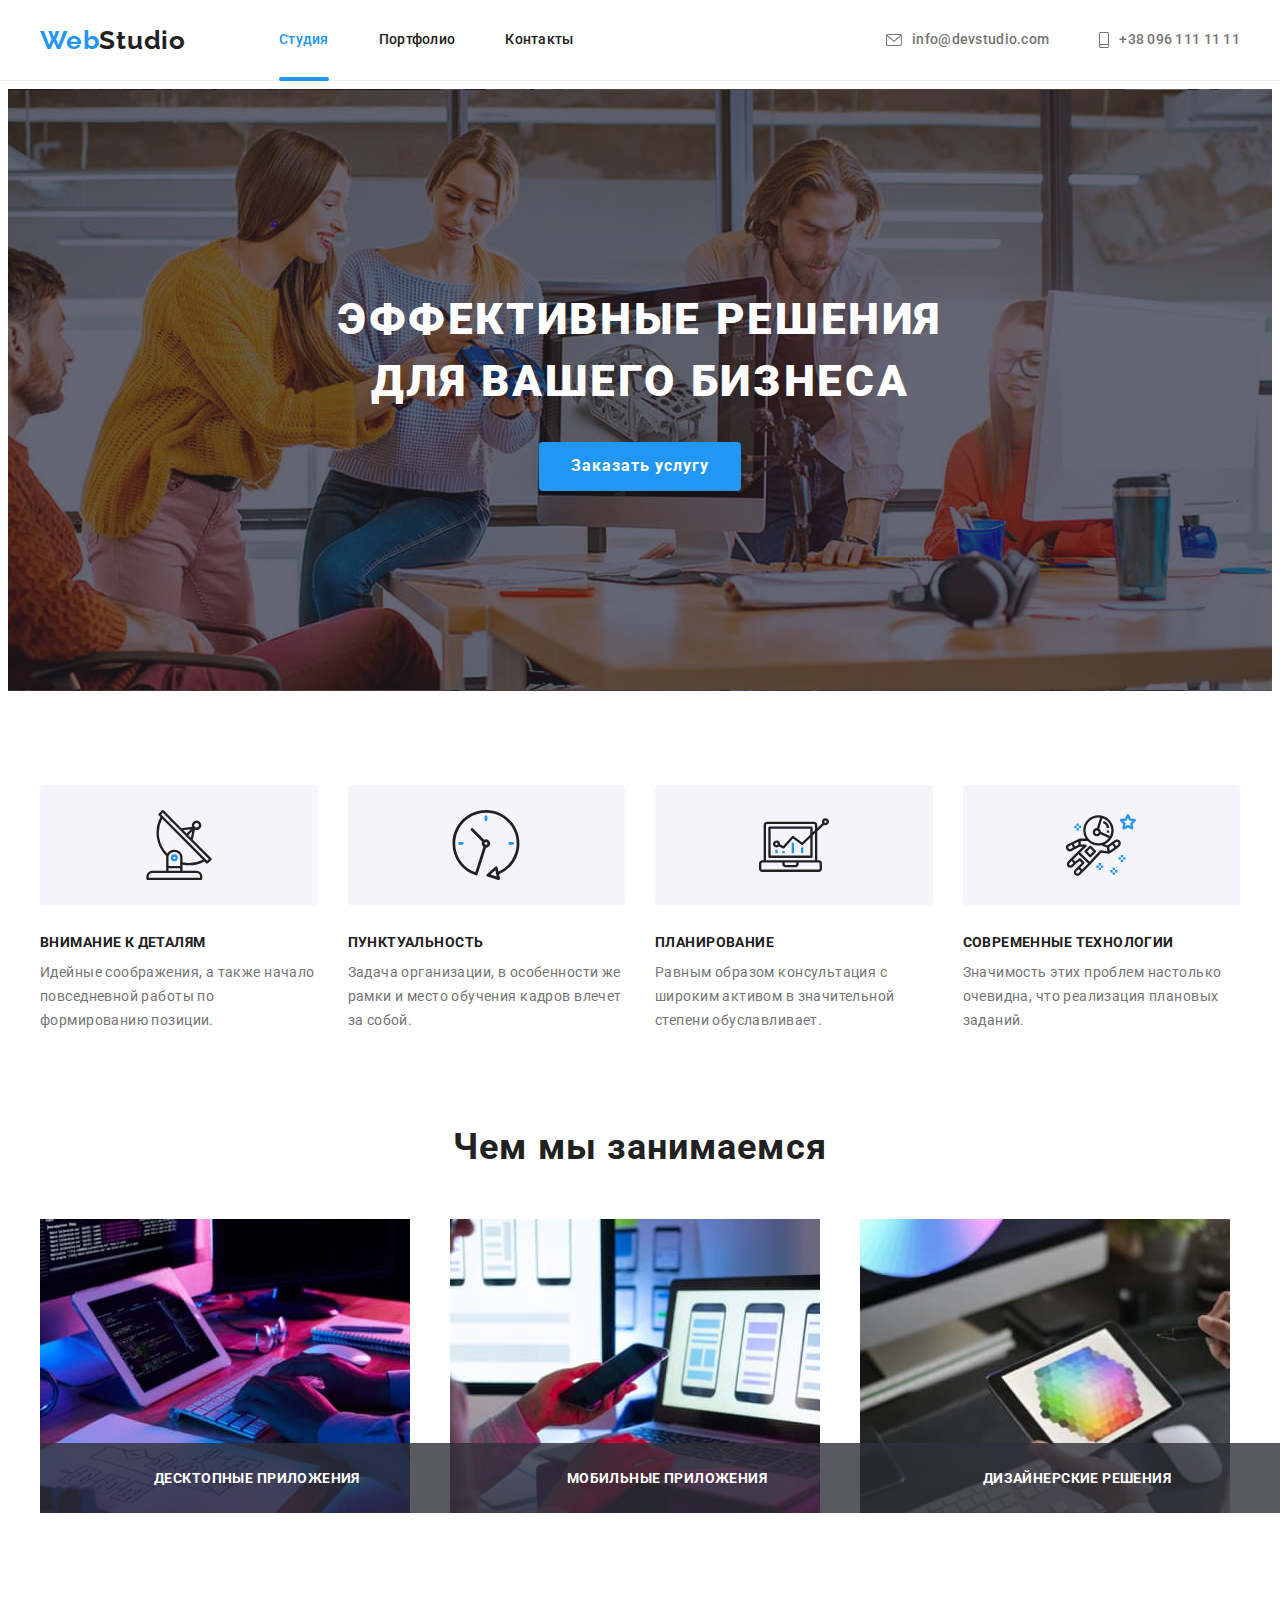
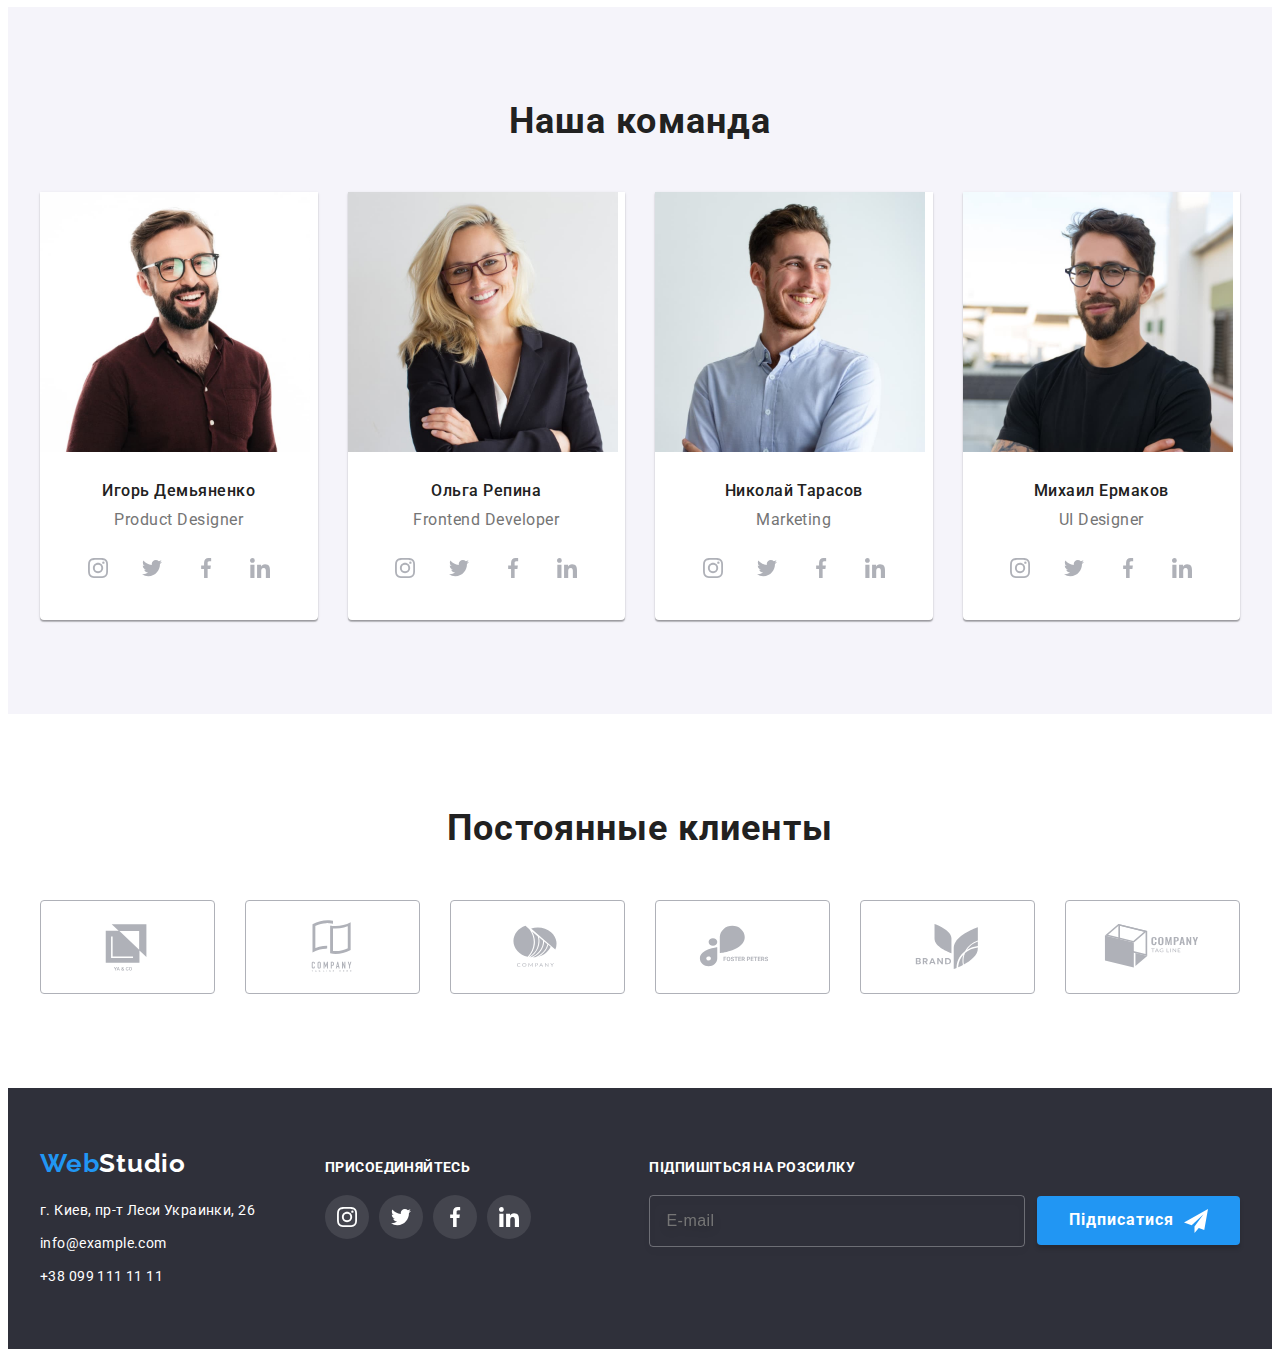
<file: index.html>
<!DOCTYPE html>
<html lang="ru">
  <head>
    <meta charset="UTF-8" />
    <meta http-equiv="X-UA-Compatible" content="IE=edge" />
    <meta name="viewport" content="width=device-width, initial-scale=1.0" />
    <link rel="preconnect" href="https://fonts.gstatic.com" crossorigin />
    <link
      href="https://fonts.googleapis.com/css2?family=Raleway:wght@700&family=Roboto:wght@400;500;700;900&display=swap"
      rel="stylesheet"
    />
    <link
      rel="stylesheet"
      href="https://cdnjs.cloudflare.com/ajax/libs/modern-normalize/1.1.0/modern-normalize.min.css"
      integrity="sha512-wpPYUAdjBVSE4KJnH1VR1HeZfpl1ub8YT/NKx4PuQ5NmX2tKuGu6U/JRp5y+Y8XG2tV+wKQpNHVUX03MfMFn9Q=="
      crossorigin="anonymous"
      referrerpolicy="no-referrer"
    />

    <link rel="stylesheet" href="./css/main.min.css" />
    <title>Document</title>
  </head>
  <body data-page>
    <!-- Header -->
    <header class="header">
      <div class="container">
        <div class="header__wrrap">
          <a href="./index.html" class="header__logo logo"
            >Web<span class="header__logo--black">Studio</span></a
          >

          <!-- Header-nav  -->
          <nav class="nav">
            <ul class="nav__list list">
              <li class="nav__iteam">
                <a href="./index.html" class="nav__link link nav__link--current"
                  >Студия</a
                >
              </li>
              <li class="nav__iteam">
                <a href="./portfolio.html" class="nav__link link">Портфолио</a>
              </li>
              <li class="nav__iteam">
                <a href="" class="nav__link link">Контакты</a>
              </li>
            </ul>
          </nav>

          <!-- Contacts-header  -->
          <ul class="contacts-header list">
            <li class="contacts-header__item">
              <a
                class="contacts-header__link link"
                href="mailto:info@devstudio.com"
              >
                <svg class="contacts-header__icon" width="16" height="12">
                  <use href="./image/icons.svg#envelope"></use>
                </svg>
                info@devstudio.com</a
              >
            </li>
            <li class="contacts-header__item">
              <a class="contacts-header__link link" href="tel:+380961111111">
                <svg class="contacts-header__icon" width="10" height="16">
                  <use href="./image/icons.svg#smartphone"></use>
                </svg>
                +38 096 111 11 11</a
              >
            </li>
          </ul>
        </div>
      </div>
    </header>

    <!-- Main -->
    <main>
      <!-- Hero Start -->
      <section class="hero">
        <div class="container">
          <h1 class="hero__title">Эффективные решения для вашего бизнеса</h1>
          <button type="button" class="btn hero__btn" data-modal-open>
            Заказать услугу
          </button>
        </div>
      </section>
      <!-- Hero END -->

      <!-- Приемущества -->
      <section class="advantages section">
        <div class="container">
          <h2 class="visually-hidden">Приемущества</h2>
          <ul class="advantages__list card-set list">
            <li class="advantages__iteam">
              <div class="advantages__thumb">
                <svg class="advantages__icon">
                  <use href="./image/icons.svg#antenna"></use>
                </svg>
              </div>
              <h3 class="advantages__title">Внимание к деталям</h3>
              <p class="advantages__desc">
                Идейные соображения, а также начало повседневной работы по
                формированию позиции.
              </p>
            </li>

            <li class="advantages__iteam icon-punctuality">
              <div class="advantages__thumb">
                <svg class="advantages__icon">
                  <use href="./image/icons.svg#clock"></use>
                </svg>
              </div>
              <h3 class="advantages__title">Пунктуальность</h3>
              <p class="advantages__desc">
                Задача организации, в особенности же рамки и место обучения
                кадров влечет за собой.
              </p>
            </li>
            <li class="advantages__iteam icon-planning">
              <div class="advantages__thumb">
                <svg class="advantages__icon">
                  <use href="./image/icons.svg#diagram"></use>
                </svg>
              </div>
              <h3 class="advantages__title">Планирование</h3>
              <p class="advantages__desc">
                Равным образом консультация с широким активом в значительной
                степени обуславливает.
              </p>
            </li>
            <li class="advantages__iteam icon-astronaut">
              <div class="advantages__thumb">
                <svg class="advantages__icon">
                  <use href="./image/icons.svg#astronaut"></use>
                </svg>
              </div>
              <h3 class="advantages__title">Современные технологии</h3>
              <p class="advantages__desc">
                Значимость этих проблем настолько очевидна, что реализация
                плановых заданий.
              </p>
            </li>
          </ul>
        </div>
      </section>

      <!-- Чем мы занимаемся -->
      <section class="work">
        <div class="container">
          <h2 class="section-title work__title">Чем мы занимаемся</h2>
          <ul class="work__list card-set list">
            <li class="work__iteam">
              <img
                src="./image/work/work1.jpg"
                alt="Верстка"
                width="370"
                height="294"
              />
              <h3 class="work__text">Десктопные приложения</h3>
            </li>
            <li class="work__iteam">
              <img
                src="./image/work/work2.jpg"
                alt="Дизайн"
                width="370"
                height="294"
              />
              <h3 class="work__text">Мобильные приложения</h3>
            </li>
            <li class="work__iteam">
              <img
                src="./image/work/work3.jpg"
                alt="Тестирование"
                width="370"
                height="294"
              />
              <h3 class="work__text">Дизайнерские решения</h3>
            </li>
          </ul>
        </div>
      </section>

      <!-- Наша команда -->
      <section class="team section">
        <div class="container">
          <h2 class="section-title team__title">Наша команда</h2>
          <ul class="team__list card-set list">
            <li class="team__iteam">
              <img
                src="./image/team/member1.jpg"
                alt="Игорь Демьяненко"
                width="270"
                height="260"
                class="team__img"
              />
              <div class="team__wrapper">
                <h3 class="team__person">Игорь Демьяненко</h3>
                <p lang="en" class="team__desc">Product Designer</p>
                <ul class="soicial-list list">
                  <li class="soicial-list__item">
                    <a
                      href=""
                      class="soicial-list__link"
                      rel="noopener noreferrer"
                    >
                      <svg class="soicial-list__icon">
                        <use href="./image/icons.svg#instagram"></use>
                      </svg>
                    </a>
                  </li>
                  <li class="soicial-list__item">
                    <a
                      href=""
                      class="soicial-list__link"
                      rel="noopener noreferrer"
                    >
                      <svg class="soicial-list__icon">
                        <use href="./image/icons.svg#twitter"></use>
                      </svg>
                    </a>
                  </li>
                  <li class="soicial-list__item">
                    <a
                      href=""
                      class="soicial-list__link"
                      rel="noopener noreferrer"
                    >
                      <svg class="soicial-list__icon">
                        <use href="./image/icons.svg#facebook"></use>
                      </svg>
                    </a>
                  </li>
                  <li class="soicial-list__item">
                    <a
                      href=""
                      class="soicial-list__link"
                      rel="noopener noreferrer"
                    >
                      <svg class="soicial-list__icon">
                        <use href="./image/icons.svg#linkedin"></use>
                      </svg>
                    </a>
                  </li>
                </ul>
              </div>
            </li>
            <li class="team__iteam">
              <img
                src="./image/team/member2.jpg"
                alt="Ольга Репина"
                width="270"
                height="260"
                class="team__img"
              />
              <div class="team__wrapper">
                <h3 class="team__person">Ольга Репина</h3>
                <p lang="en" class="team__desc">Frontend Developer</p>
                <ul class="soicial-list list">
                  <li class="soicial-list__item">
                    <a
                      href=""
                      class="soicial-list__link"
                      rel="noopener noreferrer"
                    >
                      <svg class="soicial-list__icon">
                        <use href="./image/icons.svg#instagram"></use>
                      </svg>
                    </a>
                  </li>
                  <li class="soicial-list__item">
                    <a
                      href=""
                      class="soicial-list__link"
                      rel="noopener noreferrer"
                    >
                      <svg class="soicial-list__icon">
                        <use href="./image/icons.svg#twitter"></use>
                      </svg>
                    </a>
                  </li>
                  <li class="soicial-list__item">
                    <a
                      href=""
                      class="soicial-list__link"
                      rel="noopener noreferrer"
                    >
                      <svg class="soicial-list__icon">
                        <use href="./image/icons.svg#facebook"></use>
                      </svg>
                    </a>
                  </li>
                  <li class="soicial-list__item">
                    <a
                      href=""
                      class="soicial-list__link"
                      rel="noopener noreferrer"
                    >
                      <svg class="soicial-list__icon">
                        <use href="./image/icons.svg#linkedin"></use>
                      </svg>
                    </a>
                  </li>
                </ul>
              </div>
            </li>
            <li class="team__iteam">
              <img
                src="./image/team/member3.jpg"
                alt="Николай Тарасов"
                width="270"
                height="260"
                class="team__img"
              />
              <div class="team__wrapper">
                <h3 class="team__person">Николай Тарасов</h3>
                <p lang="en" class="team__desc">Marketing</p>
                <ul class="soicial-list list">
                  <li class="soicial-list__item">
                    <a
                      href=""
                      class="soicial-list__link"
                      rel="noopener noreferrer"
                    >
                      <svg class="soicial-list__icon">
                        <use href="./image/icons.svg#instagram"></use>
                      </svg>
                    </a>
                  </li>
                  <li class="soicial-list__item">
                    <a
                      href=""
                      class="soicial-list__link"
                      rel="noopener noreferrer"
                    >
                      <svg class="soicial-list__icon">
                        <use href="./image/icons.svg#twitter"></use>
                      </svg>
                    </a>
                  </li>
                  <li class="soicial-list__item">
                    <a
                      href=""
                      class="soicial-list__link"
                      rel="noopener noreferrer"
                    >
                      <svg class="soicial-list__icon">
                        <use href="./image/icons.svg#facebook"></use>
                      </svg>
                    </a>
                  </li>
                  <li class="soicial-list__item">
                    <a
                      href=""
                      class="soicial-list__link"
                      rel="noopener noreferrer"
                    >
                      <svg class="soicial-list__icon">
                        <use href="./image/icons.svg#linkedin"></use>
                      </svg>
                    </a>
                  </li>
                </ul>
              </div>
            </li>
            <li class="team__iteam">
              <img
                src="./image/team/member4.jpg"
                alt="Михаил Ермаков"
                width="270"
                height="260"
                class="team__img"
              />
              <div class="team__wrapper">
                <h3 class="team__person">Михаил Ермаков</h3>
                <p lang="en" class="team__desc">UI Designer</p>
                <ul class="soicial-list list">
                  <li class="soicial-list__item">
                    <a
                      href=""
                      class="soicial-list__link"
                      rel="noopener noreferrer"
                    >
                      <svg class="soicial-list__icon">
                        <use href="./image/icons.svg#instagram"></use>
                      </svg>
                    </a>
                  </li>
                  <li class="soicial-list__item">
                    <a
                      href=""
                      class="soicial-list__link"
                      rel="noopener noreferrer"
                    >
                      <svg class="soicial-list__icon">
                        <use href="./image/icons.svg#twitter"></use>
                      </svg>
                    </a>
                  </li>
                  <li class="soicial-list__item">
                    <a
                      href=""
                      class="soicial-list__link"
                      rel="noopener noreferrer"
                    >
                      <svg class="soicial-list__icon">
                        <use href="./image/icons.svg#facebook"></use>
                      </svg>
                    </a>
                  </li>
                  <li class="soicial-list__item">
                    <a
                      href=""
                      class="soicial-list__link"
                      rel="noopener noreferrer"
                    >
                      <svg class="soicial-list__icon">
                        <use href="./image/icons.svg#linkedin"></use>
                      </svg>
                    </a>
                  </li>
                </ul>
              </div>
            </li>
          </ul>
        </div>
      </section>

      <!--Наши партнеры -->
      <section class="partners section">
        <div class="container">
          <h2 class="section-title partners__title">Постоянные клиенты</h2>
          <ul class="partners__list card-set list">
            <li class="partners__item">
              <a href="" class="partners__link" rel="noopener noreferrer">
                <svg class="partners__icon">
                  <use href="./image/icons.svg#logo"></use>
                </svg>
              </a>
            </li>
            <li class="partners__item">
              <a href="" class="partners__link" rel="noopener noreferrer">
                <svg class="partners__icon" width="41" height="47">
                  <use href="./image/icons.svg#logo-1"></use>
                </svg>
              </a>
            </li>
            <li class="partners__item">
              <a href="" class="partners__link" rel="noopener noreferrer">
                <svg class="partners__icon" width="41" height="47">
                  <use href="./image/icons.svg#logo-2"></use>
                </svg>
              </a>
            </li>
            <li class="partners__item">
              <a href="" class="partners__link" rel="noopener noreferrer">
                <svg class="partners__icon" width="41" height="47">
                  <use href="./image/icons.svg#logo-3"></use>
                </svg>
              </a>
            </li>
            <li class="partners__item">
              <a href="" class="partners__link" rel="noopener noreferrer">
                <svg class="partners__icon" width="41" height="47">
                  <use href="./image/icons.svg#logo-4"></use>
                </svg>
              </a>
            </li>
            <li class="partners__item">
              <a href="" class="partners__link" rel="noopener noreferrer">
                <svg class="partners__icon" width="41" height="47">
                  <use href="./image/icons.svg#logo-5"></use>
                </svg>
              </a>
            </li>
          </ul>
        </div>
      </section>
    </main>

    <!-- Footer -->
    <footer class="footer">
      <div class="footer__flex container">
        <div class="footer__address-wrrapp">
          <a href="" class="footer__logo logo"
            >Web<span class="footer__logo--white">Studio</span></a
          >
          <address class="footer-address">
            <ul class="footer-address__list list">
              <li class="footer-address__item">
                <a
                  href="https://goo.gl/maps/QsVtSvGYJMmkZGTLA"
                  class="footer-address__link link"
                  rel="noopener noreferrer"
                  >г. Киев, пр-т Леси Украинки, 26</a
                >
              </li>
              <li class="footer-address__item">
                <a
                  class="footer-address__link link"
                  href="mailto:info@example.com"
                  >info@example.com</a
                >
              </li>
              <li class="footer-address__item">
                <a class="footer-address__link link" href="tel:+380991111111"
                  >+38 099 111 11 11</a
                >
              </li>
            </ul>
          </address>
        </div>

        <div class="subscribe footer-subscribe">
          <b class="footer-subscribe__title">присоединяйтесь</b>
          <ul class="soicial-list list">
            <li class="soicial-list__item">
              <a href="" class="soicial-list__link" rel="noopener noreferrer">
                <svg class="soicial-list__icon soicial-list__icon--white">
                  <use href="./image/icons.svg#instagram"></use>
                </svg>
              </a>
            </li>
            <li class="soicial-list__item">
              <a href="" class="soicial-list__link" rel="noopener noreferrer">
                <svg class="soicial-list__icon soicial-list__icon--white">
                  <use href="./image/icons.svg#twitter"></use>
                </svg>
              </a>
            </li>
            <li class="soicial-list__item">
              <a href="" class="soicial-list__link" rel="noopener noreferrer">
                <svg class="soicial-list__icon soicial-list__icon--white">
                  <use href="./image/icons.svg#facebook"></use>
                </svg>
              </a>
            </li>
            <li class="soicial-list__item">
              <a href="" class="soicial-list__link" rel="noopener noreferrer">
                <svg class="soicial-list__icon soicial-list__icon--white">
                  <use href="./image/icons.svg#linkedin"></use>
                </svg>
              </a>
            </li>
          </ul>
        </div>
        <div class="subscribe footer-subscribe footer-mailing">
          <b class="footer-subscribe__title">Підпишіться на розсилку</b>
          <form class="subscribe-form">
            <div class="subscribe-form__flex">
              <input
                type="email"
                placeholder="E-mail"
                class="subscribe-form__input"
              />
              <button type="submit" class="btn subscribe-form__btn">
                Підписатися
                <svg width="24" height="24" class="subscribe-form__icon">
                  <use href="./image/icons.svg#icon-send"></use>
                </svg>
              </button>
            </div>
          </form>
        </div>
      </div>
    </footer>

    <!-- Backdrop modal -->
    <div class="backdrop is-hidden" data-modal>
      <div class="modal">
        <form class="modal__form">
          <strong class="modal__title"
            >Залиште свої дані, ми вам передзвонимо</strong
          >

          <div class="modal__wrap" role="group">
            <label class="modal__label">
              <span class="modal__name">Ім'я</span>
              <span class="modal__position-icon">
                <input
                  type="text"
                  name="user-name"
                  class="modal__input"
                  required
                />
                <svg class="modal__icon">
                  <use href="./image/icons.svg#person-black"></use>
                </svg>
              </span>
            </label>
            <label class="modal__label">
              <span class="modal__name">Телефон</span>
              <span class="modal__position-icon">
                <input
                  type="tel"
                  name="user-tel"
                  class="modal__input"
                  required
                />
                <svg class="modal__icon">
                  <use href="./image/icons.svg#phone-black"></use>
                </svg>
              </span>
            </label>
            <label class="modal__label">
              <span class="modal__name">Пошта</span>
              <span class="modal__position-icon">
                <input
                  type="email"
                  name="user-mail"
                  class="modal__input"
                  required
                />
                <svg class="modal__icon">
                  <use href="./image/icons.svg#email-black"></use>
                </svg>
              </span>
            </label>
            <label class="modal__label">
              <span class="modal__name">Коментар</span>
              <textarea
                name="modal__comment"
                placeholder="Введіть текст"
                class="modal__comment"
              ></textarea>
            </label>
          </div>

          <label class="primes">
            <input
              type="checkbox"
              name="primes"
              value="primes"
              class="primes__checkbox visually-hidden"
            />
            <svg class="primes__icons" width="16" height="15">
              <use
                href="./image/icons.svg#primes_unchecked"
                class="primes__icon-unchecked"
              ></use>
              <use
                href="./image/icons.svg#primes_check"
                class="primes__icon-check"
              ></use>
            </svg>
            <span class="primes__text">
              Погоджуюся з розсилкою та приймаю
              <a href="" class="primes__link link">Умови договору</a>
            </span>
          </label>
          <button type="submit" class="btn modal__btn">Відправити</button>
        </form>
        <button class="modal__button-close" data-modal-close>
          <svg class="modal-close__icon" width="10" height="10">
            <use href="./image/icons.svg#icon-xmark"></use>
          </svg>
        </button>
      </div>
    </div>

    <!-- Scriopt -->
    <script src="./js/modal.js"></script>
  </body>
</html>
</file>
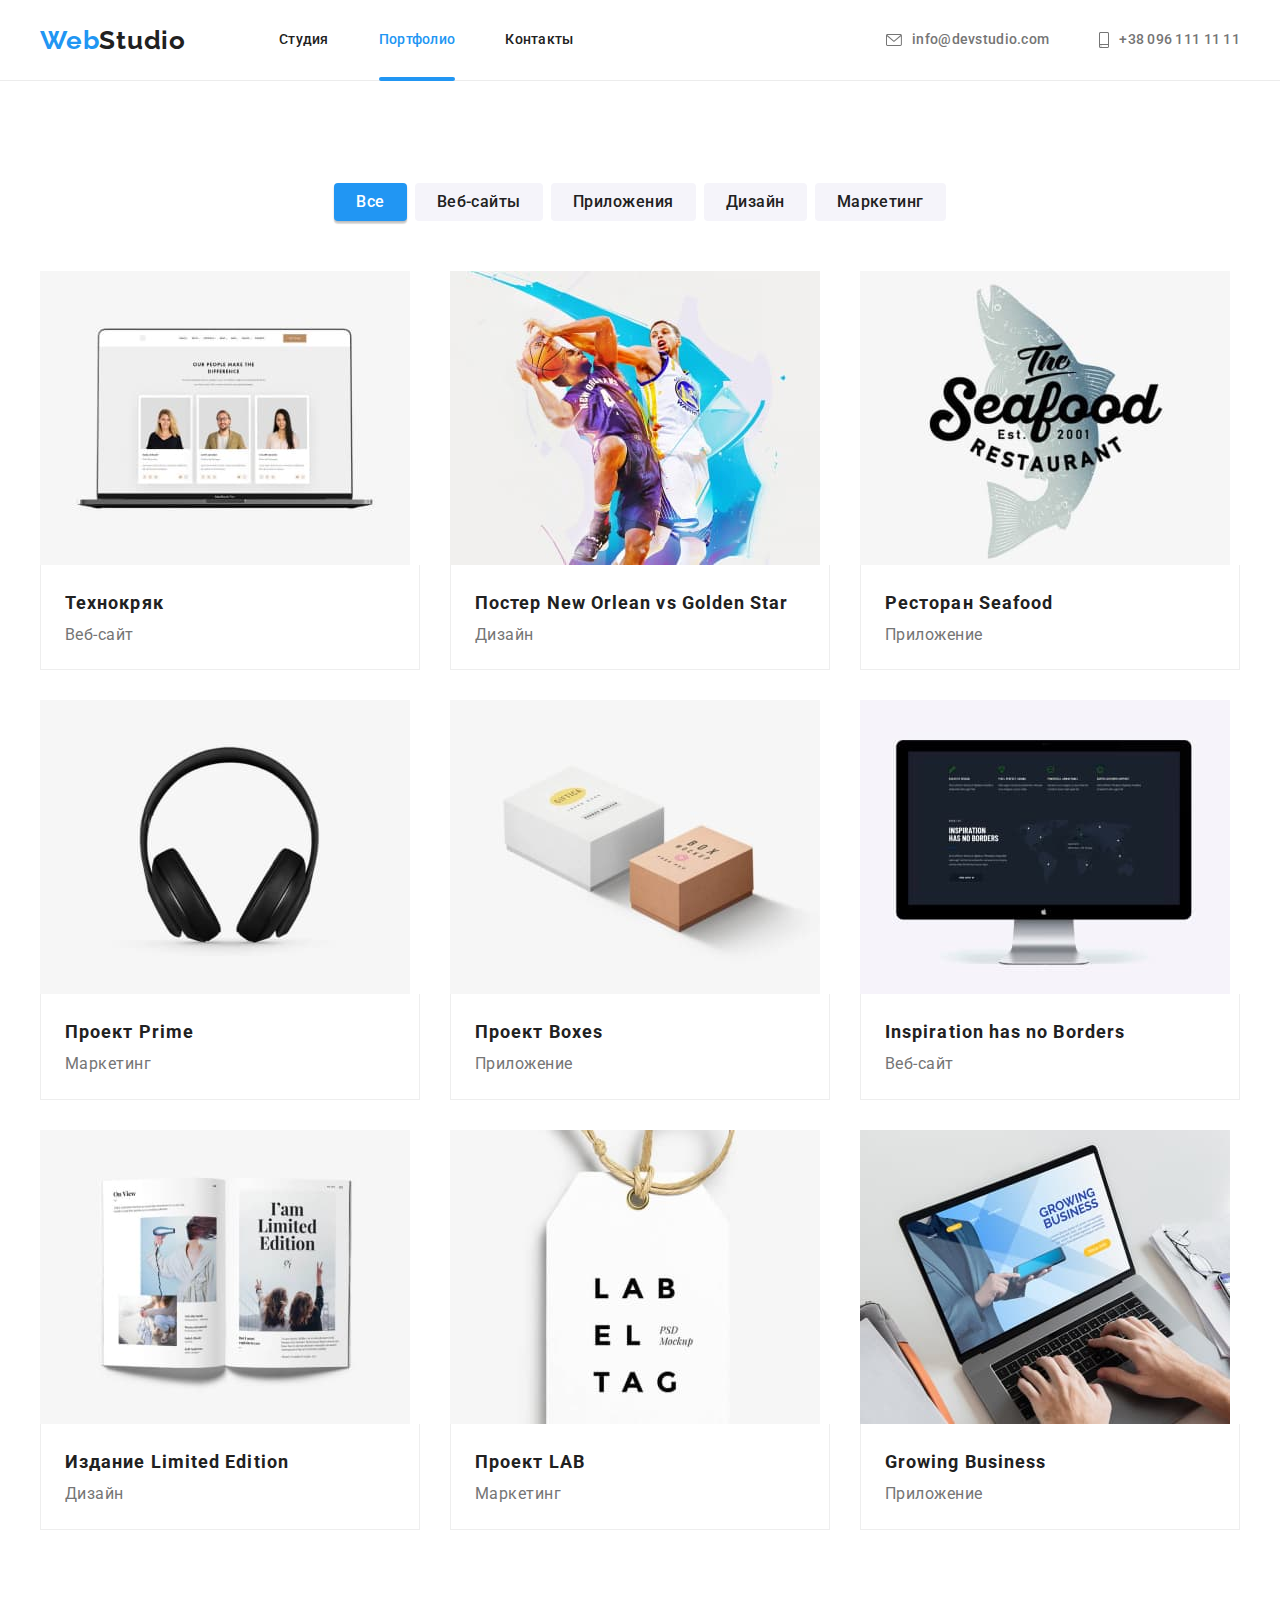
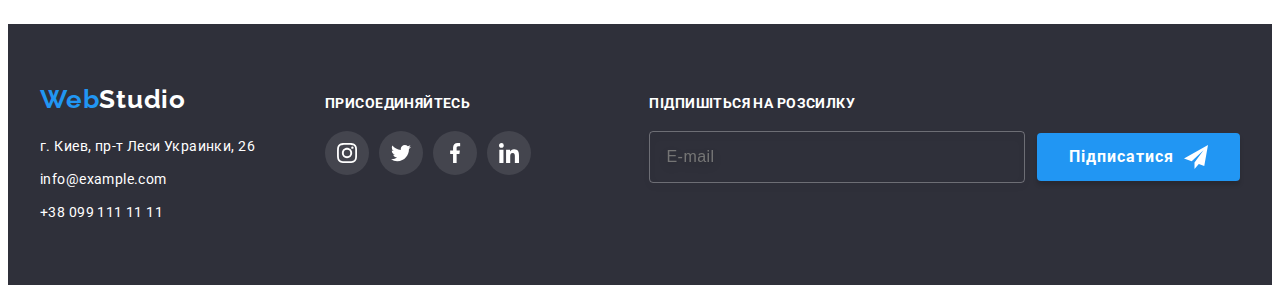
<file: portfolio.html>
<!DOCTYPE html>
<html lang="en">
  <head>
    <meta charset="UTF-8" />
    <meta http-equiv="X-UA-Compatible" content="IE=edge" />
    <meta name="viewport" content="width=device-width, initial-scale=1.0" />
    <link rel="preconnect" href="https://fonts.gstatic.com" crossorigin />
    <link
      href="https://fonts.googleapis.com/css2?family=Raleway:wght@700&family=Roboto:wght@400;500;700;900&display=swap"
      rel="stylesheet"
    />
    <link
      rel="stylesheet"
      href="https://cdnjs.cloudflare.com/ajax/libs/modern-normalize/1.1.0/modern-normalize.min.css"
      integrity="sha512-wpPYUAdjBVSE4KJnH1VR1HeZfpl1ub8YT/NKx4PuQ5NmX2tKuGu6U/JRp5y+Y8XG2tV+wKQpNHVUX03MfMFn9Q=="
      crossorigin="anonymous"
      referrerpolicy="no-referrer"
    />
    <link rel="stylesheet" href="./css/main.min.css" />
    <title>Document</title>
  </head>
  <body>
    <!-- Header -->
    <header class="header">
      <div class="container">
        <div class="header__wrrap">
          <a href="./index.html" class="header__logo logo"
            >Web<span class="header__logo--black">Studio</span></a
          >

          <!-- Header-nav  -->
          <nav class="nav">
            <ul class="nav__list list">
              <li class="nav__iteam">
                <a href="./index.html" class="nav__link link">Студия</a>
              </li>
              <li class="nav__iteam">
                <a
                  href="./portfolio.html"
                  class="nav__link link nav__link--current"
                  >Портфолио</a
                >
              </li>
              <li class="nav__iteam">
                <a href="" class="nav__link link">Контакты</a>
              </li>
            </ul>
          </nav>

          <!-- Contacts-header  -->
          <ul class="contacts-header list">
            <li class="contacts-header__item">
              <a
                class="contacts-header__link link"
                href="mailto:info@devstudio.com"
              >
                <svg class="contacts-header__icon" width="16" height="12">
                  <use href="./image/icons.svg#envelope"></use>
                </svg>
                info@devstudio.com</a
              >
            </li>
            <li class="contacts-header__item">
              <a class="contacts-header__link link" href="tel:+380961111111">
                <svg class="contacts-header__icon" width="10" height="16">
                  <use href="./image/icons.svg#smartphone"></use>
                </svg>
                +38 096 111 11 11</a
              >
            </li>
          </ul>
        </div>
      </div>
    </header>

    <!--Портфоліо-->
    <main>
      <section class="portfolio section">
        <div class="container">
          <h1 hidden>Портфолио</h1>
          <ul class="portfolio-filter-list list">
            <li class="portfolio-filter-list__iteam">
              <button
                type="button"
                class="portfolio-filter-list__btn portfolio-filter-list__btn--current"
              >
                Все
              </button>
            </li>
            <li class="portfolio-filter-list__iteam">
              <button type="button" class="portfolio-filter-list__btn">
                Веб-сайты
              </button>
            </li>
            <li class="portfolio-filter-list__iteam">
              <button type="button" class="portfolio-filter-list__btn">
                Приложения
              </button>
            </li>
            <li class="portfolio-filter-list__iteam">
              <button type="button" class="portfolio-filter-list__btn">
                Дизайн
              </button>
            </li>
            <li class="portfolio-filter-list__iteam">
              <button type="button" class="portfolio-filter-list__btn">
                Маркетинг
              </button>
            </li>
          </ul>

          <!--Кейси-->
          <ul class="portfolio-list card-set list">
            <li class="portfolio-list__iteam">
              <a
                class="portfolio-list__link link"
                href=""
                target="_blank"
                rel="noopener noreferrer"
              >
                <div class="portfolio-list__thumb">
                  <img
                    src="./image/portfolio/portfolio1.jpg"
                    alt="Технокряк"
                    width="370"
                    height="294"
                  />
                  <div class="portfolio-list__thumb-text">
                    <p class="portfolio-list__text">
                      Ресурс предлагает комплексные предложения с разным уровнем
                      функционала и сервисов. Все это позволит посетителю
                      получить исчерпывающие сведения о компании или частном
                      лице.
                    </p>
                  </div>
                </div>
                <div class="portfolio-list__wrapper">
                  <h2 class="portfolio-list__title">Технокряк</h2>
                  <p class="portfolio-list__desc">Веб-сайт</p>
                </div>
              </a>
            </li>
            <li class="portfolio-list__iteam">
              <a
                class="portfolio-list__link link"
                href=""
                target="_blank"
                rel="noopener noreferrer"
              >
                <div class="portfolio-list__thumb">
                  <img
                    src="./image/portfolio/portfolio2.jpg"
                    alt="Технокряк"
                    width="370"
                    height="294"
                  />
                  <div class="portfolio-list__thumb-text">
                    <p class="portfolio-list__text">
                      Ресурс предлагает комплексные предложения с разным уровнем
                      функционала и сервисов. Все это позволит посетителю
                      получить исчерпывающие сведения о компании или частном
                      лице.
                    </p>
                  </div>
                </div>
                <div class="portfolio-list__wrapper">
                  <h2 class="portfolio-list__title">
                    Постер New Orlean vs Golden Star
                  </h2>
                  <p class="portfolio-list__desc">Дизайн</p>
                </div>
              </a>
            </li>
            <li class="portfolio-list__iteam">
              <a
                class="portfolio-list__link link"
                href=""
                target="_blank"
                rel="noopener noreferrer"
              >
                <div class="portfolio-list__thumb">
                  <img
                    src="./image/portfolio/portfolio3.jpg"
                    alt="Технокряк"
                    width="370"
                    height="294"
                  />
                  <div class="portfolio-list__thumb-text">
                    <p class="portfolio-list__text">
                      Ресурс предлагает комплексные предложения с разным уровнем
                      функционала и сервисов. Все это позволит посетителю
                      получить исчерпывающие сведения о компании или частном
                      лице.
                    </p>
                  </div>
                </div>
                <div class="portfolio-list__wrapper">
                  <h2 class="portfolio-list__title">Ресторан Seafood</h2>
                  <p class="portfolio-list__desc">Приложение</p>
                </div>
              </a>
            </li>
            <li class="portfolio-list__iteam">
              <a
                class="portfolio-list__link link"
                href=""
                target="_blank"
                rel="noopener noreferrer"
              >
                <div class="portfolio-list__thumb">
                  <img
                    src="./image/portfolio/portfolio4.jpg"
                    alt="Технокряк"
                    width="370"
                    height="294"
                  />
                  <div class="portfolio-list__thumb-text">
                    <p class="portfolio-list__text">
                      Ресурс предлагает комплексные предложения с разным уровнем
                      функционала и сервисов. Все это позволит посетителю
                      получить исчерпывающие сведения о компании или частном
                      лице.
                    </p>
                  </div>
                </div>
                <div class="portfolio-list__wrapper">
                  <h2 class="portfolio-list__title">Проект Prime</h2>
                  <p class="portfolio-list__desc">Маркетинг</p>
                </div>
              </a>
            </li>
            <li class="portfolio-list__iteam">
              <a
                class="portfolio-list__link link"
                href=""
                target="_blank"
                rel="noopener noreferrer"
              >
                <div class="portfolio-list__thumb">
                  <img
                    src="./image/portfolio/portfolio5.jpg"
                    alt="Технокряк"
                    width="370"
                    height="294"
                  />
                  <div class="portfolio-list__thumb-text">
                    <p class="portfolio-list__text">
                      Ресурс предлагает комплексные предложения с разным уровнем
                      функционала и сервисов. Все это позволит посетителю
                      получить исчерпывающие сведения о компании или частном
                      лице.
                    </p>
                  </div>
                </div>
                <div class="portfolio-list__wrapper">
                  <h2 class="portfolio-list__title">Проект Boxes</h2>
                  <p class="portfolio-list__desc">Приложение</p>
                </div>
              </a>
            </li>
            <li class="portfolio-list__iteam">
              <a
                class="portfolio-list__link link"
                href=""
                target="_blank"
                rel="noopener noreferrer"
              >
                <div class="portfolio-list__thumb">
                  <img
                    src="./image/portfolio/portfolio6.jpg"
                    alt="Технокряк"
                    width="370"
                    height="294"
                  />
                  <div class="portfolio-list__thumb-text">
                    <p class="portfolio-list__text">
                      Ресурс предлагает комплексные предложения с разным уровнем
                      функционала и сервисов. Все это позволит посетителю
                      получить исчерпывающие сведения о компании или частном
                      лице.
                    </p>
                  </div>
                </div>
                <div class="portfolio-list__wrapper">
                  <h2 class="portfolio-list__title">
                    Inspiration has no Borders
                  </h2>
                  <p class="portfolio-list__desc">Веб-сайт</p>
                </div>
              </a>
            </li>
            <li class="portfolio-list__iteam">
              <a
                class="portfolio-list__link link"
                href=""
                target="_blank"
                rel="noopener noreferrer"
              >
                <div class="portfolio-list__thumb">
                  <img
                    src="./image/portfolio/portfolio7.jpg"
                    alt="Технокряк"
                    width="370"
                    height="294"
                  />
                  <div class="portfolio-list__thumb-text">
                    <p class="portfolio-list__text">
                      Ресурс предлагает комплексные предложения с разным уровнем
                      функционала и сервисов. Все это позволит посетителю
                      получить исчерпывающие сведения о компании или частном
                      лице.
                    </p>
                  </div>
                </div>
                <div class="portfolio-list__wrapper">
                  <h2 class="portfolio-list__title">Издание Limited Edition</h2>
                  <p class="portfolio-list__desc">Дизайн</p>
                </div>
              </a>
            </li>
            <li class="portfolio-list__iteam">
              <a
                class="portfolio-list__link link"
                href=""
                target="_blank"
                rel="noopener noreferrer"
              >
                <div class="portfolio-list__thumb">
                  <img
                    src="./image/portfolio/portfolio8.jpg"
                    alt="Технокряк"
                    width="370"
                    height="294"
                  />
                  <div class="portfolio-list__thumb-text">
                    <p class="portfolio-list__text">
                      Ресурс предлагает комплексные предложения с разным уровнем
                      функционала и сервисов. Все это позволит посетителю
                      получить исчерпывающие сведения о компании или частном
                      лице.
                    </p>
                  </div>
                </div>
                <div class="portfolio-list__wrapper">
                  <h2 class="portfolio-list__title">Проект LAB</h2>
                  <p class="portfolio-list__desc">Маркетинг</p>
                </div>
              </a>
            </li>
            <li class="portfolio-list__iteam">
              <a
                class="portfolio-list__link link"
                href=""
                target="_blank"
                rel="noopener noreferrer"
              >
                <div class="portfolio-list__thumb">
                  <img
                    src="./image/portfolio/portfolio9.jpg"
                    alt="Технокряк"
                    width="370"
                    height="294"
                  />
                  <div class="portfolio-list__thumb-text">
                    <p class="portfolio-list__text">
                      Ресурс предлагает комплексные предложения с разным уровнем
                      функционала и сервисов. Все это позволит посетителю
                      получить исчерпывающие сведения о компании или частном
                      лице.
                    </p>
                  </div>
                </div>
                <div class="portfolio-list__wrapper">
                  <h2 class="portfolio-list__title">Growing Business</h2>
                  <p class="portfolio-list__desc">Приложение</p>
                </div>
              </a>
            </li>
          </ul>
        </div>
      </section>
    </main>

    <!-- Footer -->
    <footer class="footer">
      <div class="footer__flex container">
        <div class="footer__address-wrrapp">
          <a href="" class="footer__logo logo"
            >Web<span class="footer__logo--white">Studio</span></a
          >
          <address class="footer-address">
            <ul class="footer-address__list list">
              <li class="footer-address__item">
                <a
                  href="https://goo.gl/maps/QsVtSvGYJMmkZGTLA"
                  class="footer-address__link link"
                  rel="noopener noreferrer"
                  >г. Киев, пр-т Леси Украинки, 26</a
                >
              </li>
              <li class="footer-address__item">
                <a
                  class="footer-address__link link"
                  href="mailto:info@example.com"
                  >info@example.com</a
                >
              </li>
              <li class="footer-address__item">
                <a class="footer-address__link link" href="tel:+380991111111"
                  >+38 099 111 11 11</a
                >
              </li>
            </ul>
          </address>
        </div>

        <div class="subscribe footer-subscribe">
          <b class="footer-subscribe__title">присоединяйтесь</b>
          <ul class="soicial-list list">
            <li class="soicial-list__item">
              <a href="" class="soicial-list__link" rel="noopener noreferrer">
                <svg class="soicial-list__icon soicial-list__icon--white">
                  <use href="./image/icons.svg#instagram"></use>
                </svg>
              </a>
            </li>
            <li class="soicial-list__item">
              <a href="" class="soicial-list__link" rel="noopener noreferrer">
                <svg class="soicial-list__icon soicial-list__icon--white">
                  <use href="./image/icons.svg#twitter"></use>
                </svg>
              </a>
            </li>
            <li class="soicial-list__item">
              <a href="" class="soicial-list__link" rel="noopener noreferrer">
                <svg class="soicial-list__icon soicial-list__icon--white">
                  <use href="./image/icons.svg#facebook"></use>
                </svg>
              </a>
            </li>
            <li class="soicial-list__item">
              <a href="" class="soicial-list__link" rel="noopener noreferrer">
                <svg class="soicial-list__icon soicial-list__icon--white">
                  <use href="./image/icons.svg#linkedin"></use>
                </svg>
              </a>
            </li>
          </ul>
        </div>
        <div class="subscribe footer-subscribe footer-mailing">
          <b class="footer-subscribe__title">Підпишіться на розсилку</b>
          <form class="subscribe-form">
            <div class="subscribe-form__flex">
              <input
                type="email"
                placeholder="E-mail"
                class="subscribe-form__input"
              />
              <button type="submit" class="btn subscribe-form__btn">
                Підписатися
                <svg width="24" height="24" class="subscribe-form__icon">
                  <use href="./image/icons.svg#icon-send"></use>
                </svg>
              </button>
            </div>
          </form>
        </div>
      </div>
    </footer>
  </body>
</html>
</file>
<file: css/main.min.css>
:root{--main-text-color: #212121;--second-text-color: #757575;--hover-text-color: #2196f3;--white-text-color: #fff;--bg-main-color: #fff;--second-bg-color: #f5f4fa;--hero-bg-color: #2f303a;--color-soacial: #afb1b8;--color-icons: #afb1b8;--work-bg-color: rgba(47, 48, 58, 0.8);--transition: 250ms cubic-bezier(0.4, 0, 0.2, 1);--button-hover: #188ce8}.visually-hidden{position:absolute;white-space:nowrap;width:1px;height:1px;overflow:hidden;border:0;padding:0;clip:rect(0 0 0 0);-webkit-clip-path:inset(50%);clip-path:inset(50%);margin:-1px}body{font-family:"Roboto",sans-serif;font-size:14px;line-height:1.71;letter-spacing:.03em;color:var(--second-text-color);padding-top:81px}.no-scroll{overflow:hidden}ul,p{padding:0;margin:0}h1,h2,h3,h4{margin:0}.list{list-style:none}.link{text-decoration:none;color:currentColor}img{max-width:100%;display:block;height:auto}.container{width:1200px;margin:0 auto;padding:0 15px}.section-title{margin-top:0;font-weight:700;font-size:36px;line-height:1.16;text-align:center;letter-spacing:.03em;color:var(--main-text-color)}.section{padding-top:94px;padding-bottom:94px}.card-set{display:-webkit-box;display:-ms-flexbox;display:flex;gap:30px;-ms-flex-wrap:wrap;flex-wrap:wrap}.logo{font-family:"Raleway",sans-serif;font-weight:700;font-size:26px;line-height:1.19;letter-spacing:.03em;text-decoration:none;color:var(--hover-text-color)}.btn{display:-webkit-box;display:-ms-flexbox;display:flex;-webkit-box-pack:center;-ms-flex-pack:center;justify-content:center;-webkit-box-align:center;-ms-flex-align:center;align-items:center;min-width:200px;margin:0 auto;font-family:"Roboto",sans-serif;font-weight:700;font-size:16px;padding:10px 32px;line-height:1.8;letter-spacing:.06em;border-radius:4px;color:var(--white-text-color);background-color:var(--hover-text-color);border:none;cursor:pointer;-webkit-transition:background-color var(--transition);transition:background-color var(--transition);-webkit-box-shadow:0px 4px 4px rgba(0,0,0,.15);box-shadow:0px 4px 4px rgba(0,0,0,.15)}.btn:hover{background-color:var(--button-hover)}.soicial-list{display:-webkit-box;display:-ms-flexbox;display:flex;gap:10px;-webkit-box-pack:center;-ms-flex-pack:center;justify-content:center}.soicial-list__link{display:-webkit-inline-box;display:-ms-inline-flexbox;display:inline-flex;-webkit-box-align:center;-ms-flex-align:center;align-items:center;width:44px;height:44px;border-radius:50%;-webkit-box-pack:center;-ms-flex-pack:center;justify-content:center;fill:var(--color-icons);background-color:rgba(255,255,255,.1);-webkit-transition:fill var(--transition),background-color var(--transition);transition:fill var(--transition),background-color var(--transition)}.soicial-list__link:hover,.soicial-list__link:focus{fill:var(--white-text-color);background-color:var(--hover-text-color)}.soicial-list__icon{width:20px;height:20px}.soicial-list__icon--white{fill:var(--white-text-color)}.backdrop{position:fixed;top:0;left:0;opacity:1;width:100%;height:100%;z-index:1000;background-color:rgba(0,0,0,.2);-webkit-transition:opacity var(--transition),visibility var(--transition);transition:opacity var(--transition),visibility var(--transition)}.backdrop.is-hidden{opacity:0;pointer-events:none;visibility:hidden}.backdrop.is-hidden .modal{-webkit-transform:translate(-50%, -50%) scale(0) rotate(90deg);transform:translate(-50%, -50%) scale(0) rotate(90deg)}.backdrop{position:fixed;top:0;left:0;opacity:1;width:100%;height:100%;z-index:1000;background-color:rgba(0,0,0,.2);-webkit-transition:opacity var(--transition),visibility var(--transition);transition:opacity var(--transition),visibility var(--transition)}.backdrop.is-hidden{opacity:0;pointer-events:none;visibility:hidden}.backdrop.is-hidden .modal{-webkit-transform:translate(-50%, -50%) scale(0) rotate(90deg);transform:translate(-50%, -50%) scale(0) rotate(90deg)}.modal{position:absolute;top:50%;left:50%;padding:40px;width:528px;height:581px;background:var(--bg-main-color);-webkit-box-shadow:0px 1px 3px rgba(0,0,0,.12),0px 1px 1px rgba(0,0,0,.14),0px 2px 1px rgba(0,0,0,.2);box-shadow:0px 1px 3px rgba(0,0,0,.12),0px 1px 1px rgba(0,0,0,.14),0px 2px 1px rgba(0,0,0,.2);border-radius:4px;-webkit-transform:translate(-50%, -50%) scale(1) rotate(0);transform:translate(-50%, -50%) scale(1) rotate(0);-webkit-transition:-webkit-transform var(--transition);transition:-webkit-transform var(--transition);transition:transform var(--transition);transition:transform var(--transition), -webkit-transform var(--transition)}.modal__button-close{display:-webkit-box;display:-ms-flexbox;display:flex;-webkit-box-pack:center;-ms-flex-pack:center;justify-content:center;-webkit-box-align:center;-ms-flex-align:center;align-items:center;position:absolute;top:0;right:0;width:30px;height:30px;padding:0;-webkit-transform:translate(-8px, 8px);transform:translate(-8px, 8px);border:1px solid rgba(0,0,0,.1);border-radius:50%;cursor:pointer;background-color:rgba(0,0,0,0);-webkit-transition:border-color var(--transition),fill var(--transition);transition:border-color var(--transition),fill var(--transition)}.modal__button-close:hover,.modal__button-close:focus{border-color:var(--hover-text-color);fill:var(--hover-text-color)}.modal__title{display:block;text-align:center;margin-bottom:12px;font-size:20px;line-height:1.15;letter-spacing:.03em;color:var(--main-text-color)}.modal__label{display:-webkit-box;display:-ms-flexbox;display:flex;-webkit-box-orient:vertical;-webkit-box-direction:normal;-ms-flex-direction:column;flex-direction:column}.modal__label:not(:last-child){margin-bottom:10px}.modal__name{margin-bottom:4px;font-size:12px;line-height:1.1666666667;letter-spacing:.01em;color:var(--second-text-color)}.modal__input{border:1px solid rgba(33,33,33,.2);border-radius:4px;width:100%;height:40px;padding-left:42px;-webkit-transition:border-color var(--transition);transition:border-color var(--transition);outline:rgba(0,0,0,0)}.modal__wrap{margin-bottom:20px}.modal__comment{outline:none;resize:none;width:100%;height:120px;padding:12px 16px;border:1px solid rgba(33,33,33,.2);border-radius:4px;margin:0}.modal__comment::-webkit-input-placeholder{font-size:12px;line-height:1.1666666667;letter-spacing:.01em;color:rgba(117,117,117,.5)}.modal__comment::-moz-placeholder{font-size:12px;line-height:1.1666666667;letter-spacing:.01em;color:rgba(117,117,117,.5)}.modal__comment:-ms-input-placeholder{font-size:12px;line-height:1.1666666667;letter-spacing:.01em;color:rgba(117,117,117,.5)}.modal__comment::-ms-input-placeholder{font-size:12px;line-height:1.1666666667;letter-spacing:.01em;color:rgba(117,117,117,.5)}.modal__comment::placeholder{font-size:12px;line-height:1.1666666667;letter-spacing:.01em;color:rgba(117,117,117,.5)}.modal__comment:hover,.modal__comment:focus{border-color:var(--hover-text-color)}.modal__icon{width:18px;height:18px;-webkit-transition:fill var(--transition);transition:fill var(--transition)}.modal__position-icon{position:relative}.modal__icon{position:absolute;top:50%;left:12px;-webkit-transform:translateY(-50%);transform:translateY(-50%)}.modal__input:hover+.modal__icon,.modal__input:focus+.modal__icon{fill:var(--hover-text-color)}.modal__input:hover,.modal__input:focus{border-color:var(--hover-text-color)}.primes{display:-webkit-box;display:-ms-flexbox;display:flex;-webkit-box-align:center;-ms-flex-align:center;align-items:center;-webkit-box-pack:center;-ms-flex-pack:center;justify-content:center;gap:7px;margin-bottom:30px}.primes__link{color:var(--hover-text-color);text-decoration:underline;text-underline-position:under}.modal__btn:hover{background-color:var(--button-hover)}.primes__icon-check{opacity:0;-webkit-transition:opacity var(--transition);transition:opacity var(--transition)}.primes__checkbox:checked+.primes__icons .primes__icon-unchecked{opacity:0;-webkit-transition:opacity var(--transition);transition:opacity var(--transition)}.primes__checkbox:checked+.primes__icons .primes__icon-check{opacity:1}.primes__checkbox:hover+.primes__icons .primes__icon-unchecked,.primes__checkbox:focus+.primes__icons .primes__icon-unchecked{fill:var(--hover-text-color)}.header{font-weight:500;line-height:1.14;letter-spacing:.02em;border-bottom:1px solid #ececec;position:fixed;top:0;left:0;width:100%;background-color:var(--bg-main-color);z-index:999}.header__wrrap{display:-webkit-box;display:-ms-flexbox;display:flex;-webkit-box-align:center;-ms-flex-align:center;align-items:center}.header__logo{margin-right:93px}.header__logo--black{color:var(--main-text-color)}.nav__list{display:-webkit-box;display:-ms-flexbox;display:flex;margin-top:0;margin-bottom:0;color:var(--main-text-color)}.nav__iteam:not(:last-child){margin-right:50px}.nav__link{display:block;padding-top:32px;padding-bottom:32px;-webkit-transition:color var(--transition);transition:color var(--transition)}.nav__link:hover,.nav__link:focus{color:var(--hover-text-color)}.nav__link--current{position:relative;color:var(--hover-text-color)}.nav__link--current::after{content:"";display:block;position:absolute;bottom:-1px;left:0;background-color:var(--hover-text-color);border-radius:2px;width:100%;height:4px}.contacts-header{display:-webkit-box;display:-ms-flexbox;display:flex;-webkit-box-align:center;-ms-flex-align:center;align-items:center;margin-left:auto}.contacts-header__item{margin-right:50px}.contacts-header__item:last-child{margin-right:0}.contacts-header__link{padding:32px 0;display:-webkit-inline-box;display:-ms-inline-flexbox;display:inline-flex;-webkit-box-align:center;-ms-flex-align:center;align-items:center;-webkit-transition:color var(--transition);transition:color var(--transition)}.contacts-header__link:hover,.contacts-header__link:focus{color:var(--hover-text-color)}.contacts-header__icon{fill:currentColor;margin-right:10px}.hero{background-color:rgba(47,48,58,.4);background-image:-webkit-gradient(linear, left top, right top, from(rgba(47, 48, 58, 0.4)), to(rgba(47, 48, 58, 0.4))),url("../image/hero/hero.jpg");background-image:linear-gradient(to right, rgba(47, 48, 58, 0.4), rgba(47, 48, 58, 0.4)),url("../image/hero/hero.jpg");margin:0 auto;background-position:center;max-width:1600px;text-align:center;padding:200px 0}.hero__title{max-width:696px;margin-right:auto;margin-left:auto;margin-bottom:30px;font-weight:900;font-size:44px;line-height:1.4;letter-spacing:.06em;text-transform:uppercase;color:var(--white-text-color)}.advantages__iteam{-ms-flex-preferred-size:calc((100% - 90px)/4);flex-basis:calc((100% - 90px)/4)}.advantages__thumb{display:-webkit-box;display:-ms-flexbox;display:flex;-webkit-box-align:center;-ms-flex-align:center;align-items:center;-webkit-box-pack:center;-ms-flex-pack:center;justify-content:center;padding:25px;background-color:var(--second-bg-color);border-radius:4px;margin-bottom:30px}.advantages__icon{width:70px;height:70px}.advantages__title{margin-top:0;margin-bottom:10px;font-weight:700;font-size:14px;line-height:1.14;text-transform:uppercase;color:var(--main-text-color)}.advantages__desc{margin-top:0;margin-bottom:0}.work{padding-bottom:94px}.work__title{margin-bottom:50px}.work__iteam{position:relative;-ms-flex-preferred-size:calc((100% - 60px)/3);flex-basis:calc((100% - 60px)/3)}.work__text{position:absolute;bottom:0;left:0;width:100%;text-align:center;padding:27px;font-size:14px;line-height:1.1428571429;letter-spacing:.03em;text-transform:uppercase;color:var(--white-text-color);background-color:var(--work-bg-color)}.team{background-color:var(--second-bg-color)}.team__title{margin-bottom:50px}.team__iteam{text-align:center;background-color:var(--bg-main-color);-webkit-box-shadow:0px 1px 3px rgba(0,0,0,.12),0px 1px 1px rgba(0,0,0,.14),0px 2px 1px rgba(0,0,0,.2);box-shadow:0px 1px 3px rgba(0,0,0,.12),0px 1px 1px rgba(0,0,0,.14),0px 2px 1px rgba(0,0,0,.2);border-radius:0px 0px 4px 4px;-ms-flex-preferred-size:calc((100% - 90px)/4);flex-basis:calc((100% - 90px)/4)}.team__wrapper{padding:30px}.team__person{margin-top:0;margin-bottom:10px;font-weight:500;font-size:16px;line-height:1.18;letter-spacing:.03em;color:var(--main-text-color)}.team__desc{margin-top:0;margin-bottom:16px;font-size:16px;line-height:1.18;letter-spacing:.03em;color:var(--second-text-color)}.partners__title{margin-bottom:50px}.partners__item{-ms-flex-preferred-size:calc((100% - 150px)/6);flex-basis:calc((100% - 150px)/6)}.partners__link{display:-webkit-box;display:-ms-flexbox;display:flex;-webkit-box-align:center;-ms-flex-align:center;align-items:center;-webkit-box-pack:center;-ms-flex-pack:center;justify-content:center;border:1px solid var(--color-soacial);fill:var(--color-icons);border-radius:4px;padding:16px;-webkit-transition:fill var(--transition),border var(--transition),-webkit-filter var(--transition);transition:fill var(--transition),border var(--transition),-webkit-filter var(--transition);transition:fill var(--transition),border var(--transition),filter var(--transition);transition:fill var(--transition),border var(--transition),filter var(--transition),-webkit-filter var(--transition)}.partners__link:hover,.partners__link:focus{fill:var(--hover-text-color);border:1px solid var(--hover-text-color);-webkit-filter:drop-shadow(0px 4px 4px rgba(0, 0, 0, 0.25));filter:drop-shadow(0px 4px 4px rgba(0, 0, 0, 0.25))}.partners__icon{width:106px;height:60px}.footer{background-color:var(--hero-bg-color);padding:60px 0}.footer__flex{display:-webkit-box;display:-ms-flexbox;display:flex;-webkit-box-align:baseline;-ms-flex-align:baseline;align-items:baseline;gap:70px}.footer__logo{display:inline-block;margin-bottom:20px}.footer__logo--white{color:var(--white-text-color)}.footer-address{font-style:inherit;color:rgba(255,255,255,.6)}.footer-address__list{margin-top:0;margin-bottom:0}.footer-address__item{-webkit-transition:color var(--transition);transition:color var(--transition)}.footer-address__item:hover,.footer-address__item:focus{color:var(--hover-text-color)}.footer-address__item:not(:last-child){margin-bottom:9px}.footer-address__link{color:var(--white-text-color);-webkit-transition:color var(--transition);transition:color var(--transition)}.footer-address__link:hover,.footer-address__link:focus{color:var(--hover-text-color)}.footer-mailing{margin-left:auto}.footer-subscribe__title{display:block;margin-bottom:20px;text-transform:uppercase;color:var(--white-text-color);line-height:1.1428571429}.subscribe-form__flex{display:-webkit-box;display:-ms-flexbox;display:flex;-webkit-box-align:center;-ms-flex-align:center;align-items:center}.subscribe-form__input{outline:0;width:358px;padding:15px 0 15px 16px;margin-right:12px;background-color:rgba(0,0,0,0);border-radius:4px;font-size:16px;line-height:1.25;letter-spacing:.03em;color:rgba(255,255,255,.6);border:1px solid rgba(255,255,255,.3);-webkit-filter:drop-shadow(0px 4px 4px rgba(0, 0, 0, 0.15));filter:drop-shadow(0px 4px 4px rgba(0, 0, 0, 0.15))}.subscribe-form__icon{margin-left:10px;fill:currentColor}.portfolio-filter-list{margin-bottom:50px;gap:8px;display:-webkit-box;display:-ms-flexbox;display:flex;-webkit-box-pack:center;-ms-flex-pack:center;justify-content:center}.portfolio-filter-list__btn{padding:6px 22px;font-weight:500;font-size:16px;line-height:1.6;letter-spacing:.03em;color:var(--main-text-color);background-color:var(--second-bg-color);font-family:"Roboto",sans-serif;cursor:pointer;border:none;border-radius:4px;-webkit-transition:background-color var(--transition),color var(--transition),-webkit-box-shadow var(--transition);transition:background-color var(--transition),color var(--transition),-webkit-box-shadow var(--transition);transition:background-color var(--transition),color var(--transition),box-shadow var(--transition);transition:background-color var(--transition),color var(--transition),box-shadow var(--transition),-webkit-box-shadow var(--transition)}.portfolio-filter-list__btn:hover,.portfolio-filter-list__btn:focus,.portfolio-filter-list__btn--current{background-color:var(--hover-text-color);color:var(--white-text-color);-webkit-box-shadow:0px 3px 1px rgba(0,0,0,.1),0px 1px 2px rgba(0,0,0,.08),0px 2px 2px rgba(0,0,0,.12);box-shadow:0px 3px 1px rgba(0,0,0,.1),0px 1px 2px rgba(0,0,0,.08),0px 2px 2px rgba(0,0,0,.12)}.portfolio-list__iteam{-ms-flex-preferred-size:calc((100% - 60px)/3);flex-basis:calc((100% - 60px)/3)}.portfolio-list__link{display:block}.portfolio-list__link:hover,.portfolio-list__link:focus{-webkit-box-shadow:0px 1px 1px rgba(0,0,0,.12),0px 4px 4px rgba(0,0,0,.06),1px 4px 6px rgba(0,0,0,.16);box-shadow:0px 1px 1px rgba(0,0,0,.12),0px 4px 4px rgba(0,0,0,.06),1px 4px 6px rgba(0,0,0,.16)}.portfolio-list__thumb{position:relative;overflow:hidden}.portfolio-list__thumb-text{position:absolute;bottom:0;left:0;width:100%;height:100%;background-color:rgba(33,150,243,.9);-webkit-transform:translateY(100%);transform:translateY(100%);-webkit-transition:-webkit-transform var(--transition);transition:-webkit-transform var(--transition);transition:transform var(--transition);transition:transform var(--transition), -webkit-transform var(--transition)}.portfolio-list__link:hover .portfolio-list__thumb-text,.portfolio-list__link:focus .portfolio-list__thumb-text{-webkit-transform:translateY(0%);transform:translateY(0%)}.portfolio-list__text{position:absolute;top:0;left:0;padding:63px 24px;font-size:18px;line-height:1.5555555556;letter-spacing:.03em;color:var(--white-text-color);min-width:322px}.portfolio-list__wrapper{padding:20px 24px;border:1px solid #eee;border-top:none}.portfolio-list__title{margin-top:0;margin-bottom:0;font-weight:700;font-size:18px;line-height:2;letter-spacing:.06em;color:var(--main-text-color)}.portfolio-list__desc{margin-top:0;margin-bottom:0;font-size:16px;line-height:1.8;letter-spacing:.03em;color:var(--second-text-color)}/*# sourceMappingURL=main.min.css.map */
</file>
